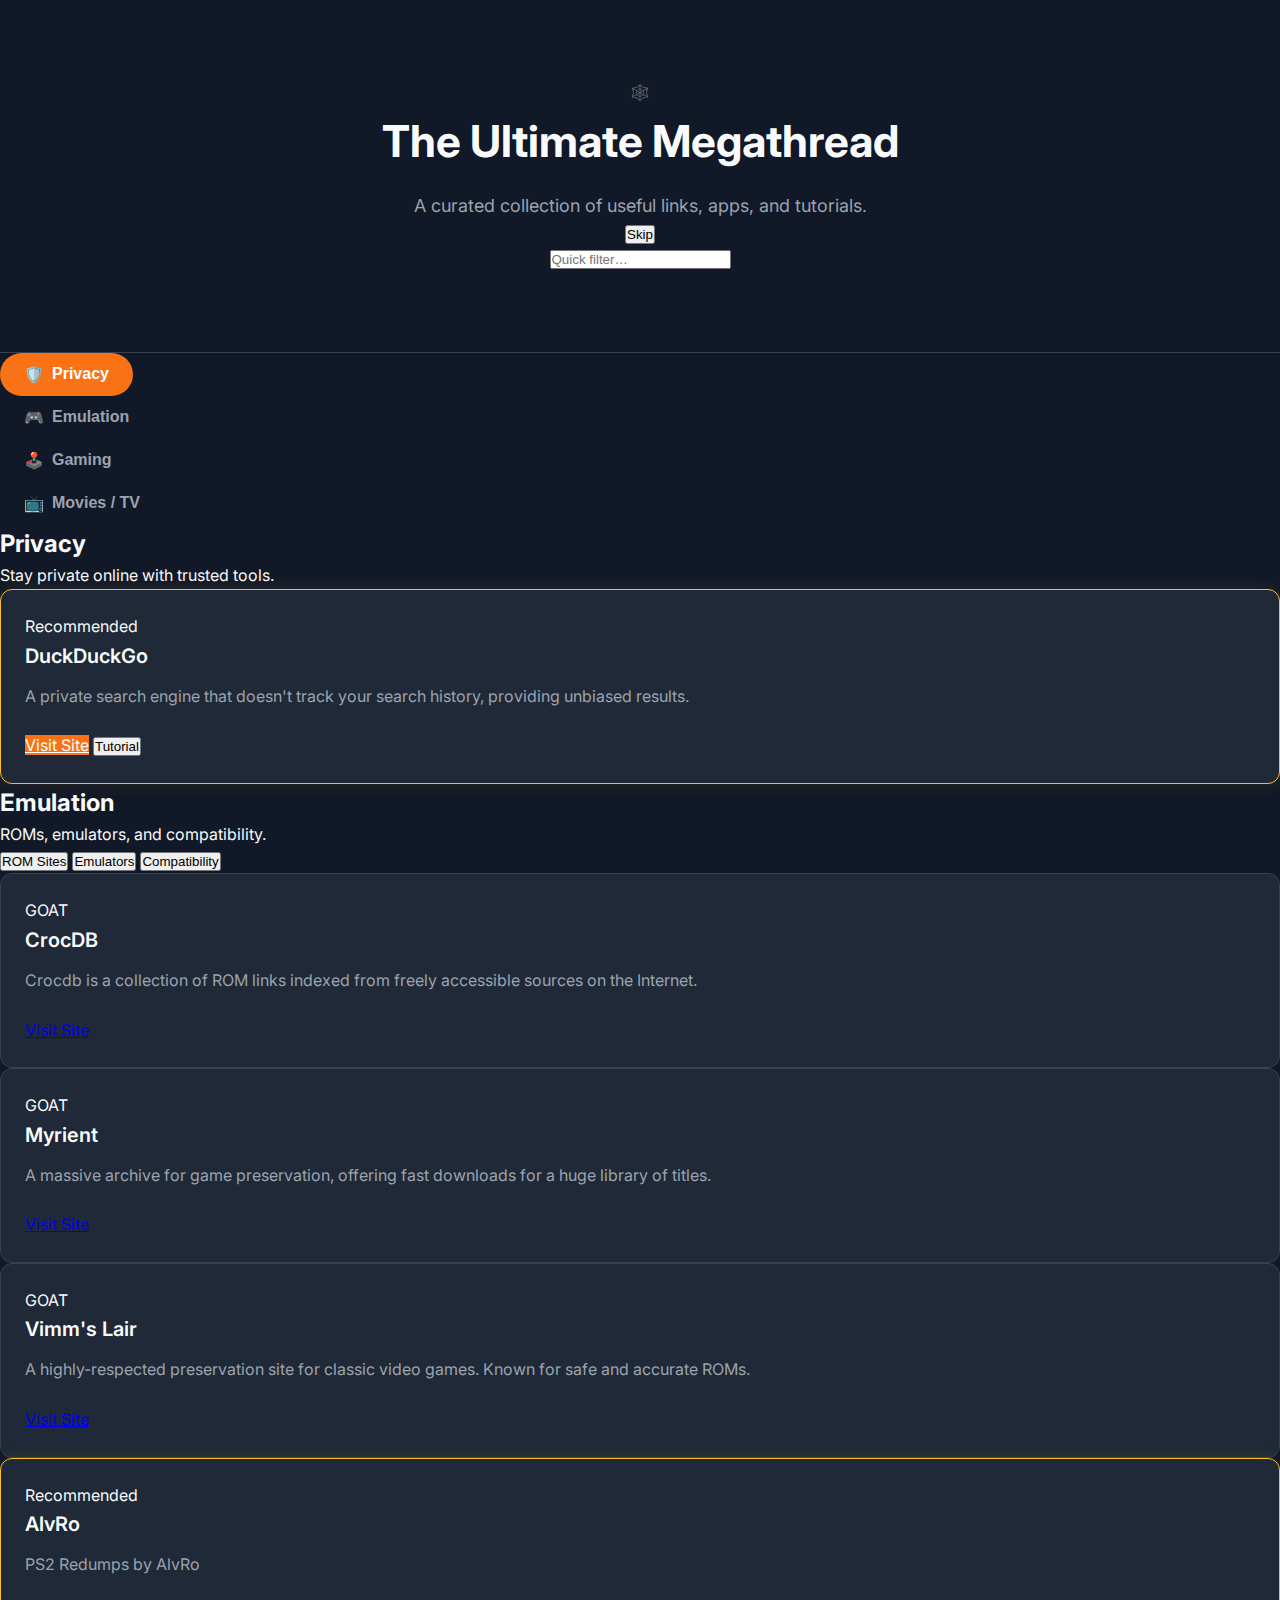
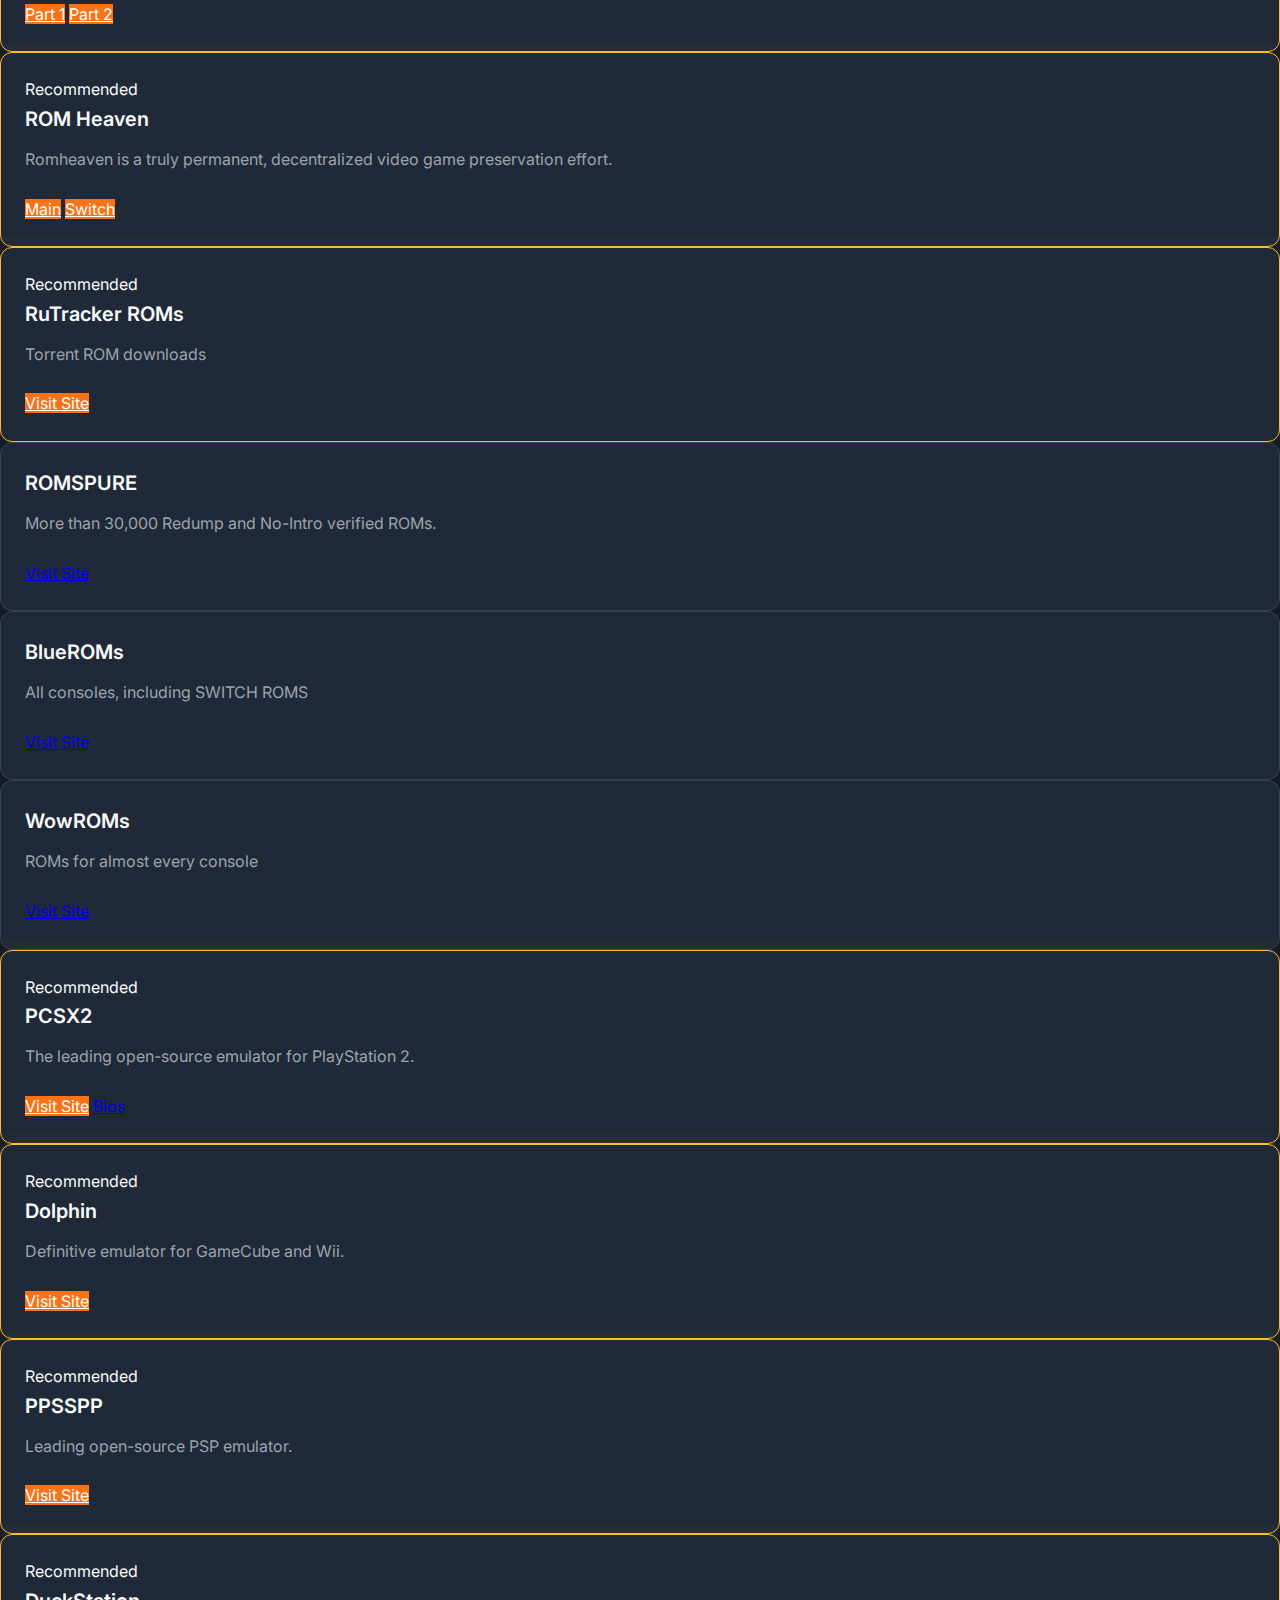
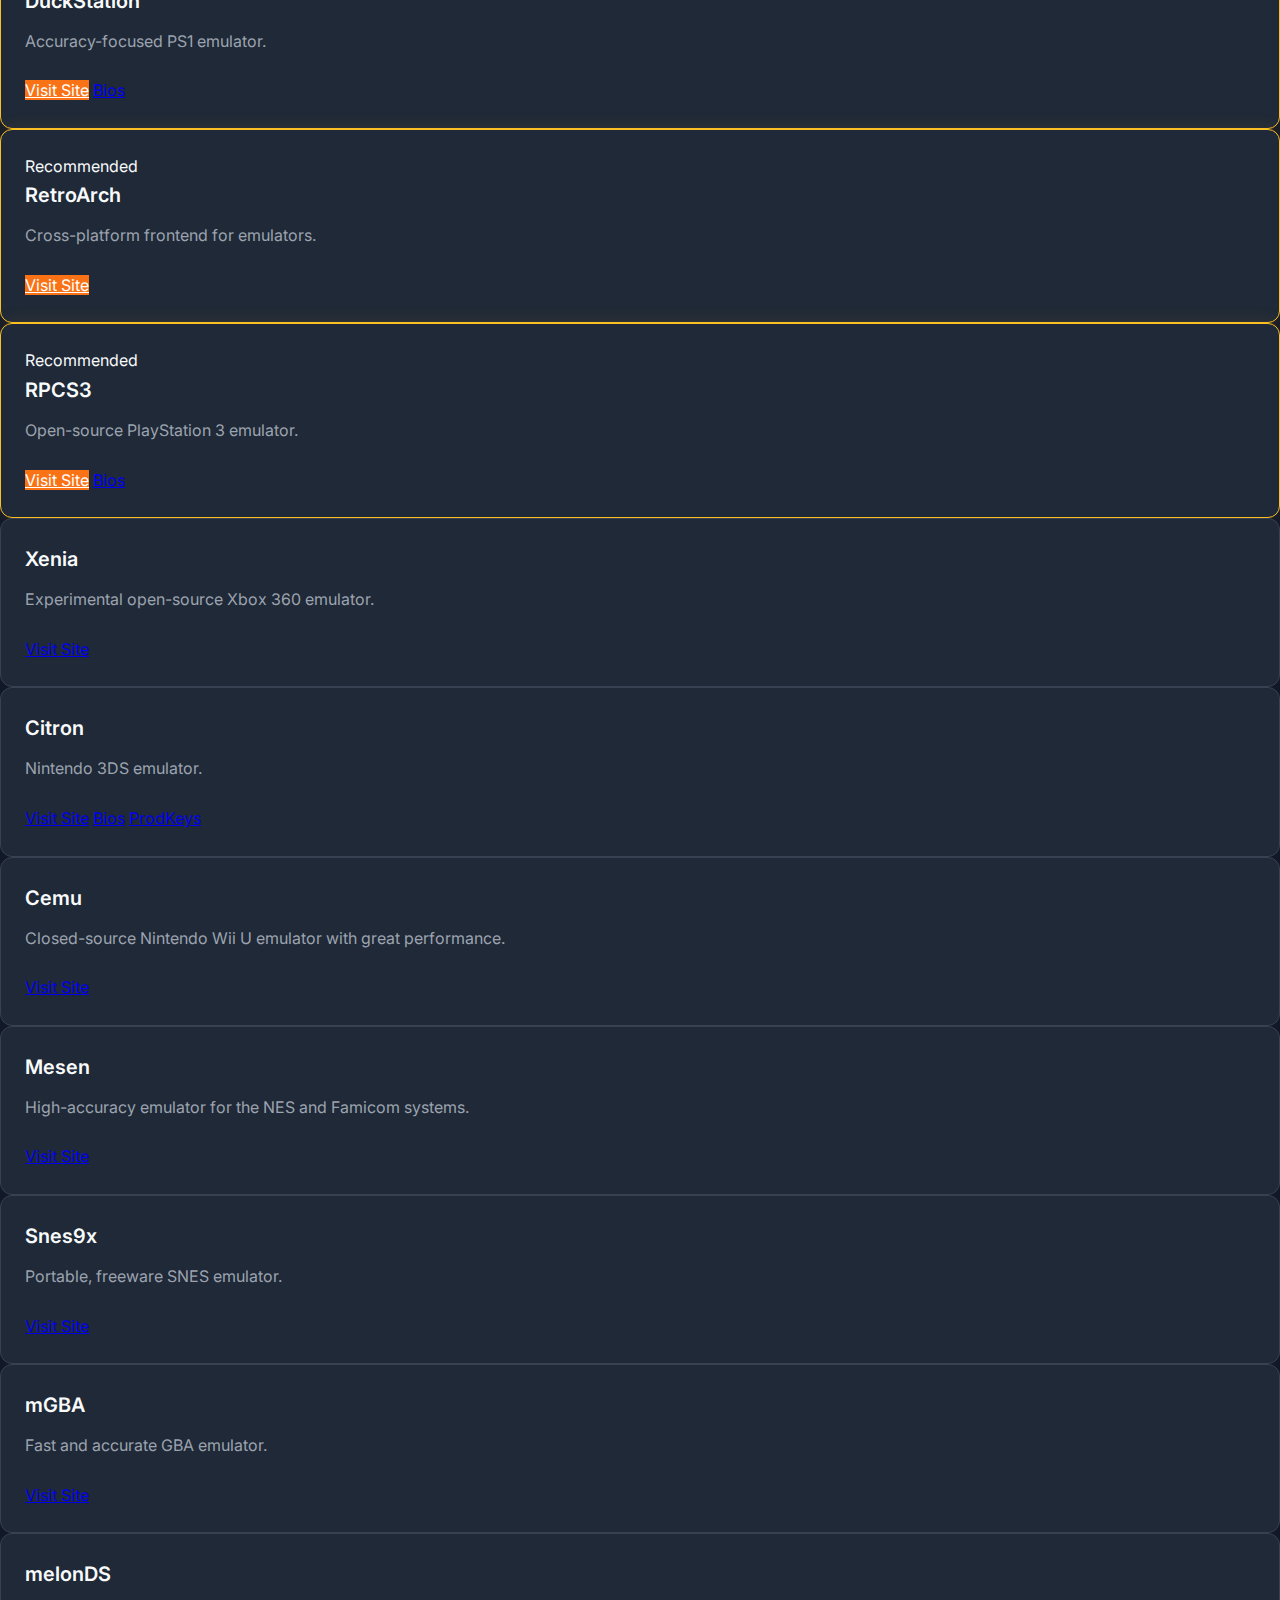
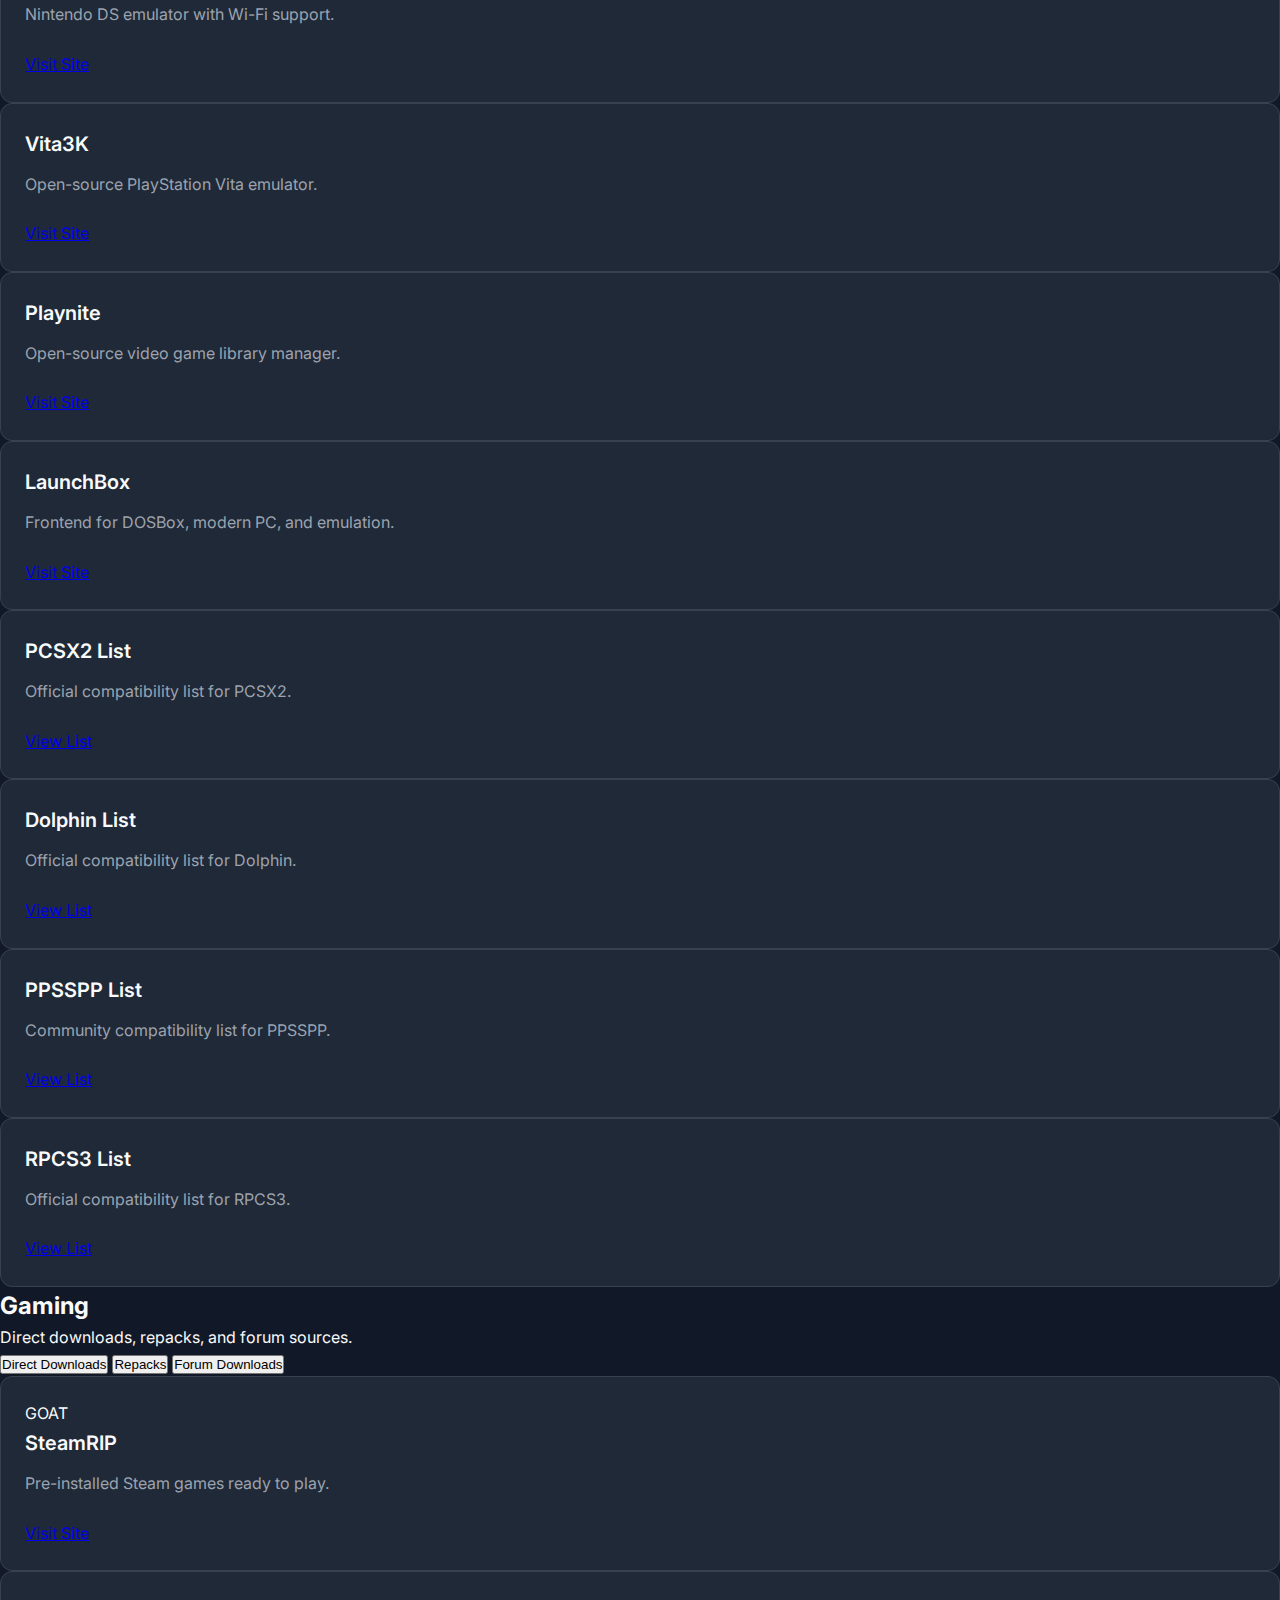
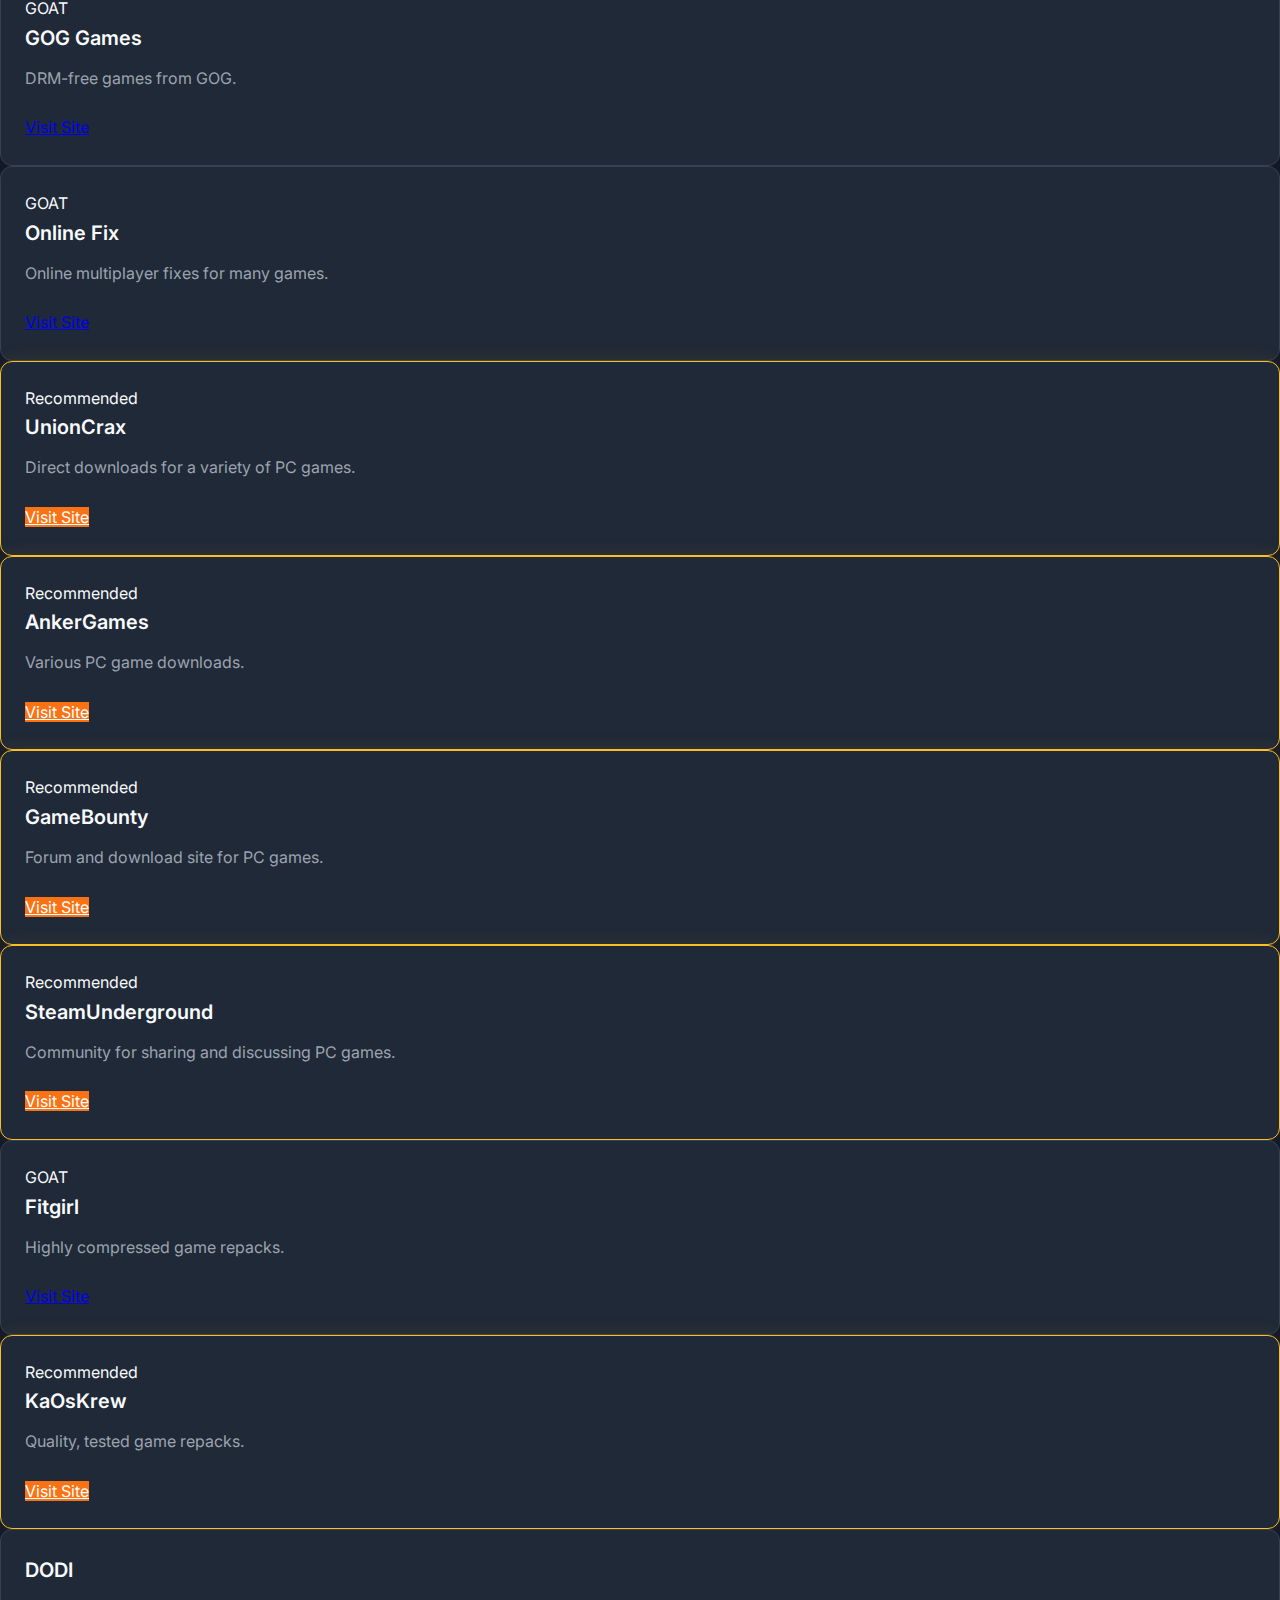
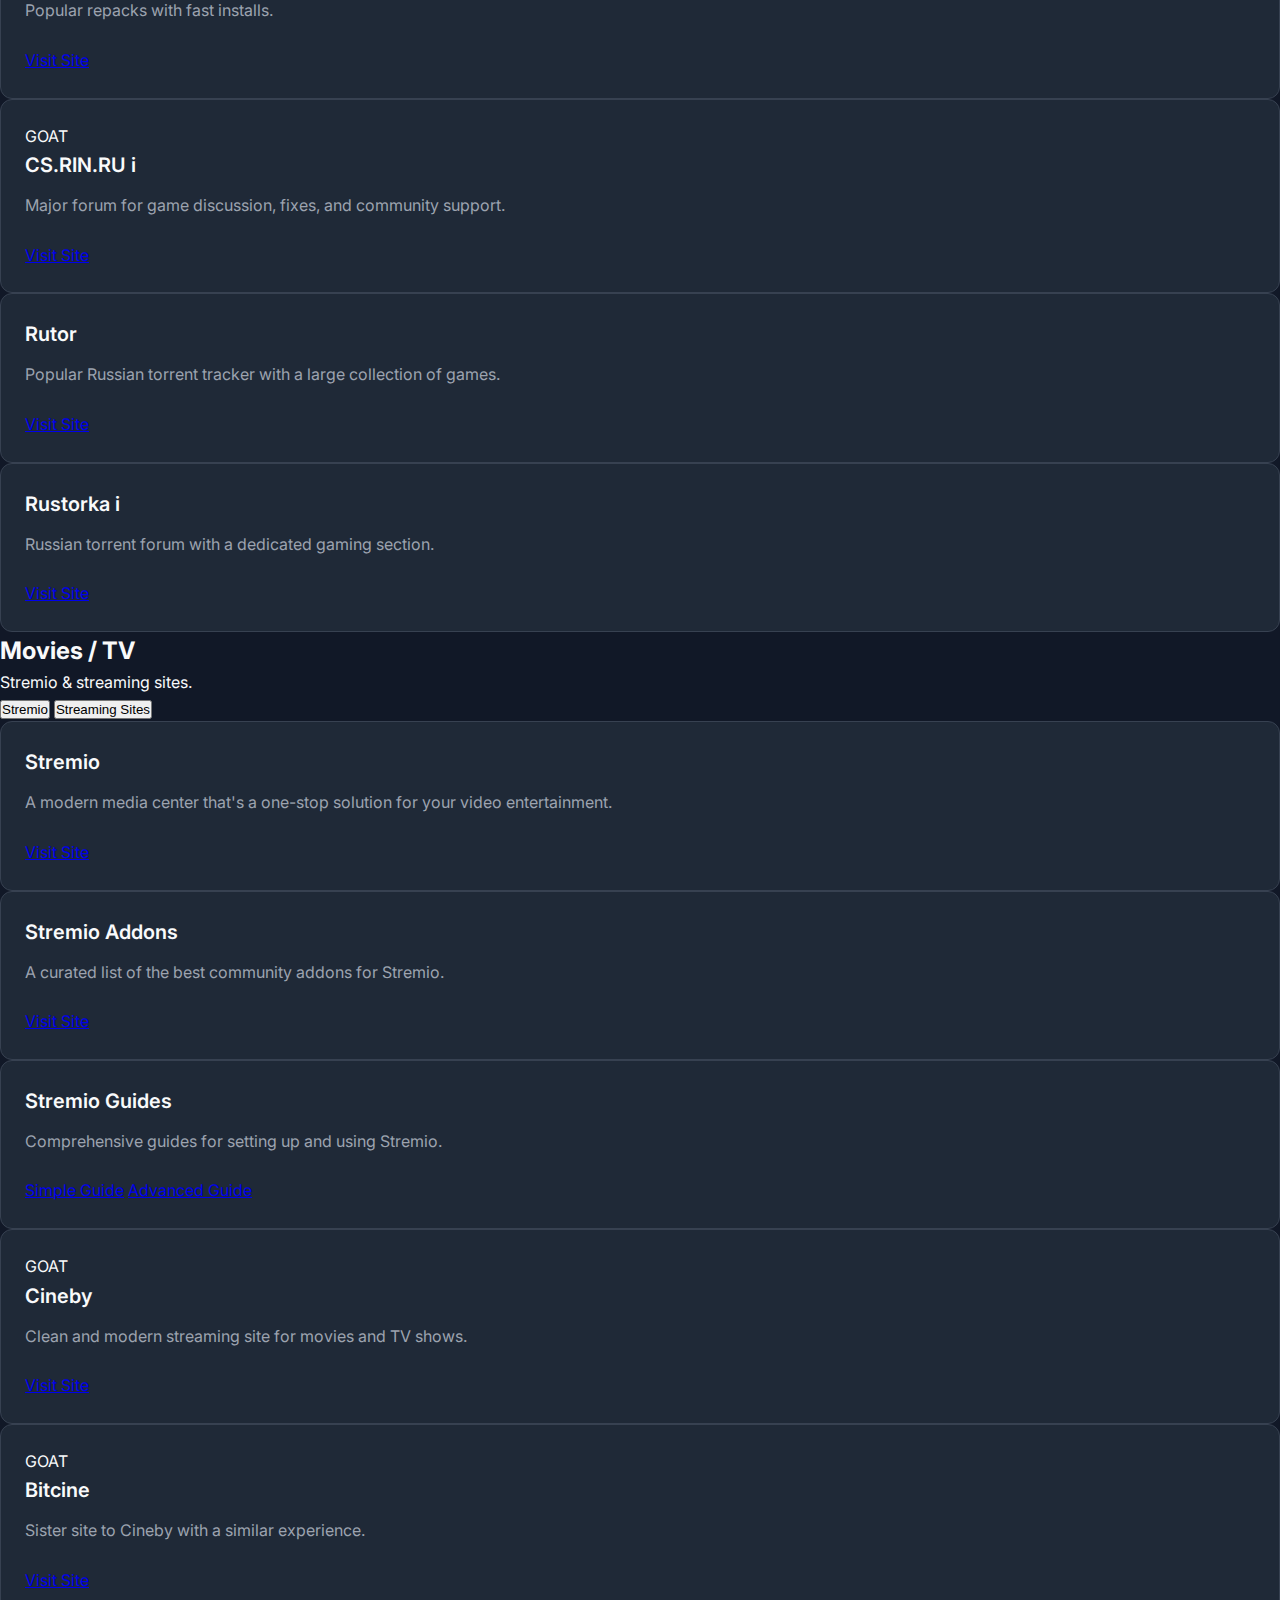
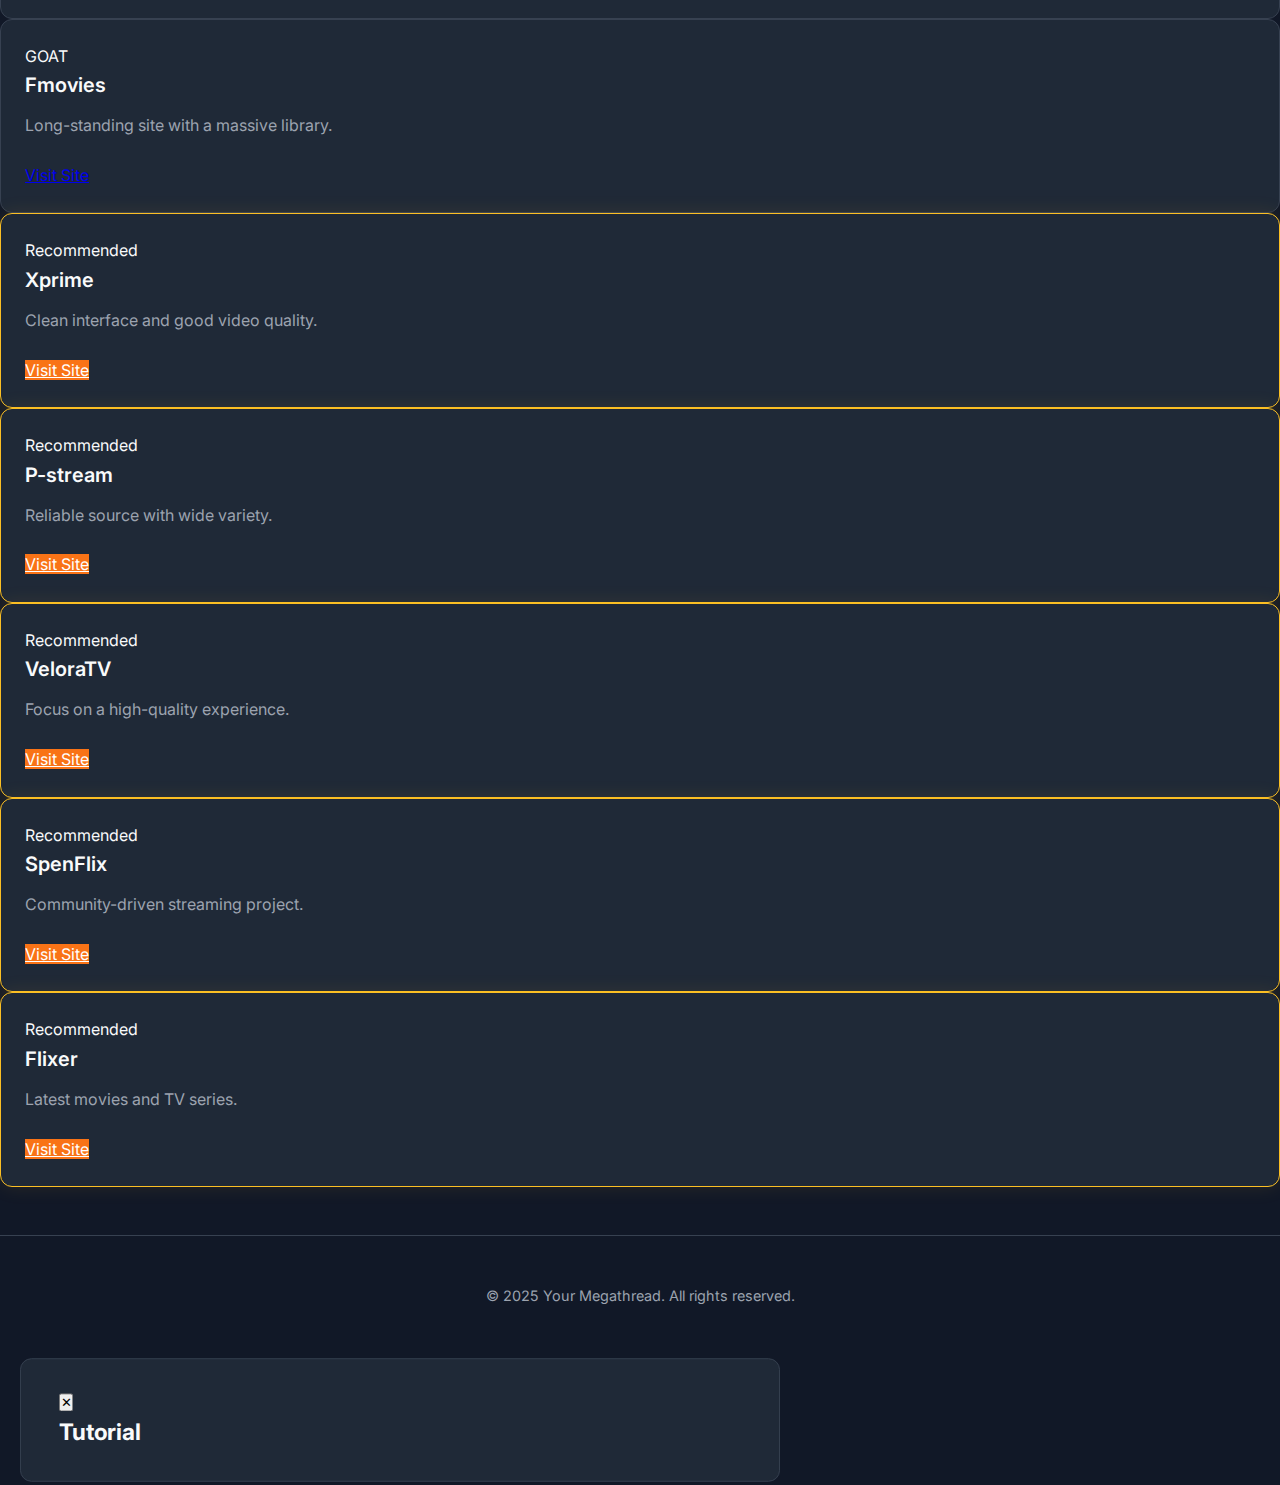
<file: app.html>
<!DOCTYPE html>
<html lang="en">
<head>
  <meta charset="UTF-8" />
  <meta
    name="viewport"
    content="width=device-width, initial-scale=1, viewport-fit=cover"
  />
  <title>The Ultimate Megathread</title>
  <link href="https://fonts.googleapis.com/css2?family=Inter:wght@400;600;700&display=swap" rel="stylesheet" />
  <link rel="stylesheet" href="style.css" />
</head>
<body>
  <!-- App Shell -->
  <header class="app-header" role="banner">
    <div class="header-inner">
      <div class="brand">
        <span class="brand-logo" aria-hidden="true">🕸️</span>
        <h1 class="brand-title">The Ultimate Megathread</h1>
      </div>
      <p class="brand-subtitle">A curated collection of useful links, apps, and tutorials.</p>

      <div class="header-actions">
        <button class="kbd-tip" aria-label="Skip to content" onclick="document.querySelector('#main').focus()">Skip</button>
        <div class="search-wrap" role="search">
          <input id="quick-search" class="search-input" type="search" placeholder="Quick filter…" aria-label="Filter by title" />
        </div>
      </div>
    </div>
  </header>

  <div class="app-layout">
    <!-- Sidebar main tabs -->
    <nav class="sidebar" aria-label="Primary">
      <ul class="main-tabs" role="tablist" aria-orientation="vertical">
        <li>
          <button class="tab-button active" role="tab" aria-selected="true" aria-controls="privacy" data-tab="privacy">
            <span class="icon" aria-hidden="true">🛡️</span> Privacy
          </button>
        </li>
        <li>
          <button class="tab-button" role="tab" aria-selected="false" aria-controls="emulation" data-tab="emulation">
            <span class="icon" aria-hidden="true">🎮</span> Emulation
          </button>
        </li>
        <li>
          <button class="tab-button" role="tab" aria-selected="false" aria-controls="gaming" data-tab="gaming">
            <span class="icon" aria-hidden="true">🕹️</span> Gaming
          </button>
        </li>
        <li>
          <button class="tab-button" role="tab" aria-selected="false" aria-controls="movies-tv" data-tab="movies-tv">
            <span class="icon" aria-hidden="true">📺</span> Movies / TV
          </button>
        </li>
      </ul>
    </nav>

    <!-- Main content -->
    <main id="main" class="content" tabindex="-1">
      <section class="panel active" id="privacy" role="tabpanel" aria-labelledby="privacy">
        <div class="panel-header">
          <h2>Privacy</h2>
          <p class="muted">Stay private online with trusted tools.</p>
        </div>

        <div class="grid">
          <article class="card recommended">
            <span class="badge badge-rec" title="Most trusted by the community">Recommended</span>
            <h3>DuckDuckGo</h3>
            <p>A private search engine that doesn't track your search history, providing unbiased results.</p>
            <div class="card-actions">
              <a href="https://duckduckgo.com" class="btn btn-primary" target="_blank" rel="noopener">Visit Site</a>
              <button class="btn btn-ghost tutorial-button" data-topic="duckduckgo">Tutorial</button>
            </div>
          </article>
        </div>
      </section>

      <section class="panel" id="emulation" role="tabpanel" aria-labelledby="emulation">
        <div class="panel-header">
          <h2>Emulation</h2>
          <p class="muted">ROMs, emulators, and compatibility.</p>
        </div>

        <!-- sub-tabs -->
        <div class="subtabs" role="tablist" aria-label="Emulation subsections">
          <button class="subtab active" role="tab" aria-selected="true" aria-controls="roms" data-subtab="roms">ROM Sites</button>
          <button class="subtab" role="tab" aria-selected="false" aria-controls="emulators" data-subtab="emulators">Emulators</button>
          <button class="subtab" role="tab" aria-selected="false" aria-controls="compatibility" data-subtab="compatibility">Compatibility</button>
        </div>

        <div class="subpanels">
          <!-- ROMS -->
          <div id="roms" class="subpanel active" role="tabpanel">
            <div class="grid">
              <article class="card diamond">
                <span class="badge badge-goat" title="The GOAT of this category">GOAT</span>
                <h3>CrocDB</h3>
                <p>Crocdb is a collection of ROM links indexed from freely accessible sources on the Internet.</p>
                <div class="card-actions"><a href="https://crocdb.net/" class="btn btn-goat" target="_blank" rel="noopener">Visit Site</a></div>
              </article>

              <article class="card diamond">
                <span class="badge badge-goat">GOAT</span>
                <h3>Myrient</h3>
                <p>A massive archive for game preservation, offering fast downloads for a huge library of titles.</p>
                <div class="card-actions"><a href="https://myrient.erista.me/" class="btn btn-goat" target="_blank" rel="noopener">Visit Site</a></div>
              </article>

              <article class="card diamond">
                <span class="badge badge-goat">GOAT</span>
                <h3>Vimm's Lair</h3>
                <p>A highly-respected preservation site for classic video games. Known for safe and accurate ROMs.</p>
                <div class="card-actions"><a href="https://vimm.net/" class="btn btn-goat" target="_blank" rel="noopener">Visit Site</a></div>
              </article>

              <article class="card recommended">
                <span class="badge badge-rec">Recommended</span>
                <h3>AlvRo</h3>
                <p>PS2 Redumps by AlvRo</p>
                <div class="card-actions">
                  <a href="https://archive.org/download/ps2usaredump1" class="btn btn-primary" target="_blank" rel="noopener">Part 1</a>
                  <a href="https://archive.org/download/ps2usaredump1_20200816_1458" class="btn btn-primary" target="_blank" rel="noopener">Part 2</a>
                </div>
              </article>

              <article class="card recommended">
                <span class="badge badge-rec">Recommended</span>
                <h3>ROM Heaven</h3>
                <p>Romheaven is a truly permanent, decentralized video game preservation effort.</p>
                <div class="card-actions">
                  <a href="https://romheaven.com/" class="btn btn-primary" target="_blank" rel="noopener">Main</a>
                  <a href="https://romheaven.com/switch" class="btn btn-primary" target="_blank" rel="noopener">Switch</a>
                </div>
              </article>

              <article class="card recommended">
                <span class="badge badge-rec">Recommended</span>
                <h3>RuTracker ROMs</h3>
                <p>Torrent ROM downloads</p>
                <div class="card-actions"><a href="https://rutracker.org/forum/viewforum.php?f=548" class="btn btn-primary" target="_blank" rel="noopener">Visit Site</a></div>
              </article>

              <article class="card">
                <h3>ROMSPURE</h3>
                <p>More than 30,000 Redump and No-Intro verified ROMs.</p>
                <div class="card-actions"><a href="https://romspure.cc/" class="btn" target="_blank" rel="noopener">Visit Site</a></div>
              </article>

              <article class="card">
                <h3>BlueROMs</h3>
                <p>All consoles, including SWITCH ROMS</p>
                <div class="card-actions"><a href="https://www.blueroms.ws/" class="btn" target="_blank" rel="noopener">Visit Site</a></div>
              </article>

              <article class="card">
                <h3>WowROMs</h3>
                <p>ROMs for almost every console</p>
                <div class="card-actions"><a href="https://wowroms.com/en" class="btn" target="_blank" rel="noopener">Visit Site</a></div>
              </article>
            </div>
          </div>

          <!-- EMULATORS -->
          <div id="emulators" class="subpanel" role="tabpanel">
            <div class="grid">
              <article class="card recommended">
                <span class="badge badge-rec">Recommended</span>
                <h3>PCSX2</h3>
                <p>The leading open-source emulator for PlayStation 2.</p>
                <div class="card-actions">
                  <a href="https://pcsx2.net/" class="btn btn-primary" target="_blank" rel="noopener">Visit Site</a>
                  <a href="https://archive.org/download/ps2-bios-megadump/PS2_BIOS.zip" class="btn btn-ghost" target="_blank" rel="noopener">Bios</a>
                </div>
              </article>

              <article class="card recommended">
                <span class="badge badge-rec">Recommended</span>
                <h3>Dolphin</h3>
                <p>Definitive emulator for GameCube and Wii.</p>
                <div class="card-actions"><a href="https://dolphin-emu.org/" class="btn btn-primary" target="_blank" rel="noopener">Visit Site</a></div>
              </article>

              <article class="card recommended">
                <span class="badge badge-rec">Recommended</span>
                <h3>PPSSPP</h3>
                <p>Leading open-source PSP emulator.</p>
                <div class="card-actions"><a href="https://www.ppsspp.org/" class="btn btn-primary" target="_blank" rel="noopener">Visit Site</a></div>
              </article>

              <article class="card recommended">
                <span class="badge badge-rec">Recommended</span>
                <h3>DuckStation</h3>
                <p>Accuracy-focused PS1 emulator.</p>
                <div class="card-actions">
                  <a href="https://www.duckstation.org/" class="btn btn-primary" target="_blank" rel="noopener">Visit Site</a>
                  <a href="https://download2444.mediafire.com/ywkyh8el8pugTi8r338-l68atpFIrQyhWep8fLYTVUI9AmkQVnnm-mv7XiwKY-zXzw8AdOwR8hUIf92FRN9v9WZYhIiSZyr4WLl4qilCjnDOSydb9FCQT5UhxHfRKw97TozAUPwZiJ0LIAHDqCruiXaJgFVrLkor5Evadgj0w8dgXe0/s11dvh2snfrmy29/PS1_BIOS.zip" class="btn btn-ghost" target="_blank" rel="noopener">Bios</a>
                </div>
              </article>

              <article class="card recommended">
                <span class="badge badge-rec">Recommended</span>
                <h3>RetroArch</h3>
                <p>Cross-platform frontend for emulators.</p>
                <div class="card-actions"><a href="https://www.retroarch.com/" class="btn btn-primary" target="_blank" rel="noopener">Visit Site</a></div>
              </article>

              <article class="card recommended">
                <span class="badge badge-rec">Recommended</span>
                <h3>RPCS3</h3>
                <p>Open-source PlayStation 3 emulator.</p>
                <div class="card-actions">
                  <a href="https://rpcs3.net/" class="btn btn-primary" target="_blank" rel="noopener">Visit Site</a>
                  <a href="http://dus01.ps3.update.playstation.net/update/ps3/image/us/2025_0305_c179ad173bbc08b55431d30947725a4b/PS3UPDAT.PUP" class="btn btn-ghost" target="_blank" rel="noopener">Bios</a>
                </div>
              </article>

              <article class="card">
                <h3>Xenia</h3>
                <p>Experimental open-source Xbox 360 emulator.</p>
                <div class="card-actions"><a href="https://xenia.jp/" class="btn" target="_blank" rel="noopener">Visit Site</a></div>
              </article>

              <article class="card">
                <h3>Citron</h3>
                <p>Nintendo 3DS emulator.</p>
                <div class="card-actions">
                  <a href="https://citra-emu.org/" class="btn" target="_blank" rel="noopener">Visit Site</a>
                  <a href="#" class="btn btn-ghost">Bios</a>
                  <a href="#" class="btn btn-ghost">ProdKeys</a>
                </div>
              </article>

              <article class="card">
                <h3>Cemu</h3>
                <p>Closed-source Nintendo Wii U emulator with great performance.</p>
                <div class="card-actions"><a href="https://cemu.info/" class="btn" target="_blank" rel="noopener">Visit Site</a></div>
              </article>

              <article class="card">
                <h3>Mesen</h3>
                <p>High-accuracy emulator for the NES and Famicom systems.</p>
                <div class="card-actions"><a href="https://www.mesen.ca/" class="btn" target="_blank" rel="noopener">Visit Site</a></div>
              </article>

              <article class="card">
                <h3>Snes9x</h3>
                <p>Portable, freeware SNES emulator.</p>
                <div class="card-actions"><a href="https://www.snes9x.com/" class="btn" target="_blank" rel="noopener">Visit Site</a></div>
              </article>

              <article class="card">
                <h3>mGBA</h3>
                <p>Fast and accurate GBA emulator.</p>
                <div class="card-actions"><a href="https://mgba.io/" class="btn" target="_blank" rel="noopener">Visit Site</a></div>
              </article>

              <article class="card">
                <h3>melonDS</h3>
                <p>Nintendo DS emulator with Wi-Fi support.</p>
                <div class="card-actions"><a href="http://melonds.kuribo64.net/" class="btn" target="_blank" rel="noopener">Visit Site</a></div>
              </article>

              <article class="card">
                <h3>Vita3K</h3>
                <p>Open-source PlayStation Vita emulator.</p>
                <div class="card-actions"><a href="https://vita3k.org/" class="btn" target="_blank" rel="noopener">Visit Site</a></div>
              </article>

              <article class="card">
                <h3>Playnite</h3>
                <p>Open-source video game library manager.</p>
                <div class="card-actions"><a href="https://playnite.link/" class="btn" target="_blank" rel="noopener">Visit Site</a></div>
              </article>

              <article class="card">
                <h3>LaunchBox</h3>
                <p>Frontend for DOSBox, modern PC, and emulation.</p>
                <div class="card-actions"><a href="https://www.launchbox-app.com/" class="btn" target="_blank" rel="noopener">Visit Site</a></div>
              </article>
            </div>
          </div>

          <!-- COMPATIBILITY -->
          <div id="compatibility" class="subpanel" role="tabpanel">
            <div class="grid">
              <article class="card">
                <h3>PCSX2 List</h3>
                <p>Official compatibility list for PCSX2.</p>
                <div class="card-actions"><a href="https://pcsx2.net/compat/" class="btn" target="_blank" rel="noopener">View List</a></div>
              </article>

              <article class="card">
                <h3>Dolphin List</h3>
                <p>Official compatibility list for Dolphin.</p>
                <div class="card-actions"><a href="https://dolphin-emu.org/compat/" class="btn" target="_blank" rel="noopener">View List</a></div>
              </article>

              <article class="card">
                <h3>PPSSPP List</h3>
                <p>Community compatibility list for PPSSPP.</p>
                <div class="card-actions"><a href="https://forums.ppsspp.org/showthread.php?tid=1473" class="btn" target="_blank" rel="noopener">View List</a></div>
              </article>

              <article class="card">
                <h3>RPCS3 List</h3>
                <p>Official compatibility list for RPCS3.</p>
                <div class="card-actions"><a href="https://rpcs3.net/compatibility?p=2" class="btn" target="_blank" rel="noopener">View List</a></div>
              </article>
            </div>
          </div>
        </div>
      </section>

      <section class="panel" id="gaming" role="tabpanel" aria-labelledby="gaming">
        <div class="panel-header">
          <h2>Gaming</h2>
          <p class="muted">Direct downloads, repacks, and forum sources.</p>
        </div>

        <div class="subtabs" role="tablist" aria-label="Gaming subsections">
          <button class="subtab active" role="tab" aria-selected="true" aria-controls="direct-downloads" data-subtab="direct-downloads">Direct Downloads</button>
          <button class="subtab" role="tab" aria-selected="false" aria-controls="repacks" data-subtab="repacks">Repacks</button>
          <button class="subtab" role="tab" aria-selected="false" aria-controls="forum-downloads" data-subtab="forum-downloads">Forum Downloads</button>
        </div>

        <div class="subpanels">
          <div id="direct-downloads" class="subpanel active" role="tabpanel">
            <div class="grid">
              <article class="card diamond">
                <span class="badge badge-goat">GOAT</span>
                <h3>SteamRIP</h3>
                <p>Pre-installed Steam games ready to play.</p>
                <div class="card-actions"><a href="https://steamrip.com/" class="btn btn-goat" target="_blank" rel="noopener">Visit Site</a></div>
              </article>

              <article class="card diamond">
                <span class="badge badge-goat">GOAT</span>
                <h3>GOG Games</h3>
                <p>DRM-free games from GOG.</p>
                <div class="card-actions"><a href="https://gog-games.to/" class="btn btn-goat" target="_blank" rel="noopener">Visit Site</a></div>
              </article>

              <article class="card diamond">
                <span class="badge badge-goat">GOAT</span>
                <h3>Online Fix</h3>
                <p>Online multiplayer fixes for many games.</p>
                <div class="card-actions"><a href="https://online-fix.me/" class="btn btn-goat" target="_blank" rel="noopener">Visit Site</a></div>
              </article>

              <article class="card recommended">
                <span class="badge badge-rec">Recommended</span>
                <h3>UnionCrax</h3>
                <p>Direct downloads for a variety of PC games.</p>
                <div class="card-actions"><a href="https://union-crax.xyz/" class="btn btn-primary" target="_blank" rel="noopener">Visit Site</a></div>
              </article>

              <article class="card recommended">
                <span class="badge badge-rec">Recommended</span>
                <h3>AnkerGames</h3>
                <p>Various PC game downloads.</p>
                <div class="card-actions"><a href="https://ankergames.net/" class="btn btn-primary" target="_blank" rel="noopener">Visit Site</a></div>
              </article>

              <article class="card recommended">
                <span class="badge badge-rec">Recommended</span>
                <h3>GameBounty</h3>
                <p>Forum and download site for PC games.</p>
                <div class="card-actions"><a href="https://gamebounty.world/" class="btn btn-primary" target="_blank" rel="noopener">Visit Site</a></div>
              </article>

              <article class="card recommended">
                <span class="badge badge-rec">Recommended</span>
                <h3>SteamUnderground</h3>
                <p>Community for sharing and discussing PC games.</p>
                <div class="card-actions"><a href="https://steamunderground.net/" class="btn btn-primary" target="_blank" rel="noopener">Visit Site</a></div>
              </article>
            </div>
          </div>

          <div id="repacks" class="subpanel" role="tabpanel">
            <div class="grid">
              <article class="card diamond">
                <span class="badge badge-goat">GOAT</span>
                <h3>Fitgirl</h3>
                <p>Highly compressed game repacks.</p>
                <div class="card-actions"><a href="https://fitgirl-repacks.site/" class="btn btn-goat" target="_blank" rel="noopener">Visit Site</a></div>
              </article>

              <article class="card recommended">
                <span class="badge badge-rec">Recommended</span>
                <h3>KaOsKrew</h3>
                <p>Quality, tested game repacks.</p>
                <div class="card-actions"><a href="https://kaoskrew.org" class="btn btn-primary" target="_blank" rel="noopener">Visit Site</a></div>
              </article>

              <article class="card">
                <h3>DODI</h3>
                <p>Popular repacks with fast installs.</p>
                <div class="card-actions"><a href="https://dodi-repacks.site/" class="btn" target="_blank" rel="noopener">Visit Site</a></div>
              </article>
            </div>
          </div>

          <div id="forum-downloads" class="subpanel" role="tabpanel">
            <div class="grid">
              <article class="card diamond">
                <span class="badge badge-goat">GOAT</span>
                <h3>CS.RIN.RU <span class="info-pill" title="Sign in required">i</span></h3>
                <p>Major forum for game discussion, fixes, and community support.</p>
                <div class="card-actions"><a href="https://cs.rin.ru/forum/" class="btn btn-goat" target="_blank" rel="noopener">Visit Site</a></div>
              </article>

              <article class="card">
                <h3>Rutor</h3>
                <p>Popular Russian torrent tracker with a large collection of games.</p>
                <div class="card-actions"><a href="https://rutor.info/" class="btn" target="_blank" rel="noopener">Visit Site</a></div>
              </article>

              <article class="card">
                <h3>Rustorka <span class="info-pill" title="Sign in required">i</span></h3>
                <p>Russian torrent forum with a dedicated gaming section.</p>
                <div class="card-actions"><a href="https://rustorka.com/forum/index.php" class="btn" target="_blank" rel="noopener">Visit Site</a></div>
              </article>
            </div>
          </div>
        </div>
      </section>

      <section class="panel" id="movies-tv" role="tabpanel" aria-labelledby="movies-tv">
        <div class="panel-header">
          <h2>Movies / TV</h2>
          <p class="muted">Stremio & streaming sites.</p>
        </div>

        <div class="subtabs" role="tablist" aria-label="Movies/TV subsections">
          <button class="subtab active" role="tab" aria-selected="true" aria-controls="stremio" data-subtab="stremio">Stremio</button>
          <button class="subtab" role="tab" aria-selected="false" aria-controls="streaming-sites" data-subtab="streaming-sites">Streaming Sites</button>
        </div>

        <div class="subpanels">
          <div id="stremio" class="subpanel active" role="tabpanel">
            <div class="grid">
              <article class="card">
                <h3>Stremio</h3>
                <p>A modern media center that's a one-stop solution for your video entertainment.</p>
                <div class="card-actions"><a href="https://www.stremio.com/" class="btn" target="_blank" rel="noopener">Visit Site</a></div>
              </article>

              <article class="card">
                <h3>Stremio Addons</h3>
                <p>A curated list of the best community addons for Stremio.</p>
                <div class="card-actions"><a href="https://stremio-addons.net/" class="btn" target="_blank" rel="noopener">Visit Site</a></div>
              </article>

              <article class="card">
                <h3>Stremio Guides</h3>
                <p>Comprehensive guides for setting up and using Stremio.</p>
                <div class="card-actions">
                  <a href="https://bye.undi.rest/" class="btn" target="_blank" rel="noopener">Simple Guide</a>
                  <a href="https://guides.viren070.me/stremio" class="btn btn-ghost" target="_blank" rel="noopener">Advanced Guide</a>
                </div>
              </article>
            </div>
          </div>

          <div id="streaming-sites" class="subpanel" role="tabpanel">
            <div class="grid">
              <article class="card diamond">
                <span class="badge badge-goat">GOAT</span>
                <h3>Cineby</h3>
                <p>Clean and modern streaming site for movies and TV shows.</p>
                <div class="card-actions"><a href="https://www.cineby.app/" class="btn btn-goat" target="_blank" rel="noopener">Visit Site</a></div>
              </article>

              <article class="card diamond">
                <span class="badge badge-goat">GOAT</span>
                <h3>Bitcine</h3>
                <p>Sister site to Cineby with a similar experience.</p>
                <div class="card-actions"><a href="https://www.bitcine.app/" class="btn btn-goat" target="_blank" rel="noopener">Visit Site</a></div>
              </article>

              <article class="card diamond">
                <span class="badge badge-goat">GOAT</span>
                <h3>Fmovies</h3>
                <p>Long-standing site with a massive library.</p>
                <div class="card-actions"><a href="https://www.fmovies.gd/home" class="btn btn-goat" target="_blank" rel="noopener">Visit Site</a></div>
              </article>

              <article class="card recommended">
                <span class="badge badge-rec">Recommended</span>
                <h3>Xprime</h3>
                <p>Clean interface and good video quality.</p>
                <div class="card-actions"><a href="https://xprime.tv/" class="btn btn-primary" target="_blank" rel="noopener">Visit Site</a></div>
              </article>

              <article class="card recommended">
                <span class="badge badge-rec">Recommended</span>
                <h3>P-stream</h3>
                <p>Reliable source with wide variety.</p>
                <div class="card-actions"><a href="https://pstream.mov/" class="btn btn-primary" target="_blank" rel="noopener">Visit Site</a></div>
              </article>

              <article class="card recommended">
                <span class="badge badge-rec">Recommended</span>
                <h3>VeloraTV</h3>
                <p>Focus on a high-quality experience.</p>
                <div class="card-actions"><a href="https://veloratv.ru/" class="btn btn-primary" target="_blank" rel="noopener">Visit Site</a></div>
              </article>

              <article class="card recommended">
                <span class="badge badge-rec">Recommended</span>
                <h3>SpenFlix</h3>
                <p>Community-driven streaming project.</p>
                <div class="card-actions"><a href="https://watch.spencerdevs.xyz/" class="btn btn-primary" target="_blank" rel="noopener">Visit Site</a></div>
              </article>

              <article class="card recommended">
                <span class="badge badge-rec">Recommended</span>
                <h3>Flixer</h3>
                <p>Latest movies and TV series.</p>
                <div class="card-actions"><a href="https://flixer.sh/" class="btn btn-primary" target="_blank" rel="noopener">Visit Site</a></div>
              </article>
            </div>
          </div>
        </div>
      </section>

      <footer class="app-footer" role="contentinfo">
        <p>© 2025 Your Megathread. All rights reserved.</p>
      </footer>
    </main>
  </div>

  <!-- Modal -->
  <div id="tutorial-modal" class="modal" aria-hidden="true" aria-labelledby="tutorial-title" role="dialog">
    <div class="modal-backdrop" data-close></div>
    <div class="modal-content" role="document">
      <button id="modal-close" class="btn btn-icon close" aria-label="Close tutorial" data-close>✕</button>
      <h2 id="tutorial-title" class="modal-title">Tutorial</h2>
      <div id="tutorial-content" class="modal-body"></div>
    </div>
  </div>

  <script>
    // --- Global filter (client-side fuzzy-ish search by card title) ---
    const searchInput = document.getElementById('quick-search');
    searchInput?.addEventListener('input', () => {
      const q = searchInput.value.trim().toLowerCase();
      document.querySelectorAll('.card').forEach(card => {
        const title = card.querySelector('h3')?.textContent.toLowerCase() || '';
        card.style.display = title.includes(q) ? '' : 'none';
      });
    });

    // --- Main Tabs (sidebar) ---
    const mainTabs = document.querySelectorAll('.sidebar .tab-button');
    const panels = document.querySelectorAll('.content .panel');
    mainTabs.forEach(btn => {
      btn.addEventListener('click', () => {
        mainTabs.forEach(b => {
          b.classList.remove('active');
          b.setAttribute('aria-selected', 'false');
        });
        btn.classList.add('active');
        btn.setAttribute('aria-selected', 'true');

        const id = btn.dataset.tab;
        panels.forEach(p => p.classList.toggle('active', p.id === id));
      });
    });

    // --- Subtabs (per section) ---
    document.querySelectorAll('.panel').forEach(section => {
      const subtabs = section.querySelectorAll('.subtabs .subtab');
      const subpanels = section.querySelectorAll('.subpanels .subpanel');
      subtabs.forEach(sub => {
        sub.addEventListener('click', () => {
          subtabs.forEach(s => {
            s.classList.remove('active');
            s.setAttribute('aria-selected', 'false');
          });
          sub.classList.add('active');
          sub.setAttribute('aria-selected', 'true');

          const subId = sub.dataset.subtab;
          subpanels.forEach(sp => sp.classList.toggle('active', sp.id === subId));
        });
      });
    });

    // --- MODAL ---
    const modal = document.getElementById('tutorial-modal');
    const modalTitle = document.getElementById('tutorial-title');
    const modalBody = document.getElementById('tutorial-content');

    const openModal = (topic) => {
      const content = getTutorialContent(topic);
      modalTitle.textContent = content?.title ?? 'Tutorial Not Found';
      modalBody.innerHTML = content?.body ?? '<p>Sorry, we could not find a tutorial for this topic.</p>';
      modal.setAttribute('aria-hidden', 'false');
      document.documentElement.classList.add('no-scroll');
    };

    const closeModal = () => {
      modal.setAttribute('aria-hidden', 'true');
      document.documentElement.classList.remove('no-scroll');
    };

    document.body.addEventListener('click', (e) => {
      const t = e.target;
      if (t.matches('.tutorial-button')) openModal(t.getAttribute('data-topic'));
      if (t.matches('[data-close]')) closeModal();
    });
    modal.addEventListener('click', (e) => {
      if (e.target.classList.contains('modal-backdrop')) closeModal();
    });
    document.addEventListener('keydown', (e) => { if (e.key === 'Escape') closeModal(); });

    function getTutorialContent(topic) {
      switch (topic) {
        case 'duckduckgo':
          return {
            title: 'How to Set DuckDuckGo as Your Default Search Engine',
            body: `
              <div class="tutorial-body">
                <h3>Google Chrome</h3>
                <ol>
                  <li>Go to Settings &gt; Search Engine.</li>
                  <li>Select \"DuckDuckGo\" as your default.</li>
                </ol>
                <h3>Mozilla Firefox</h3>
                <ol>
                  <li>Go to Settings &gt; Search.</li>
                  <li>Choose \"DuckDuckGo\" under Default Search Engine.</li>
                </ol>
              </div>
            `
          };
        default:
          return null;
      }
    }
  </script>
</body>
</html>
</file>
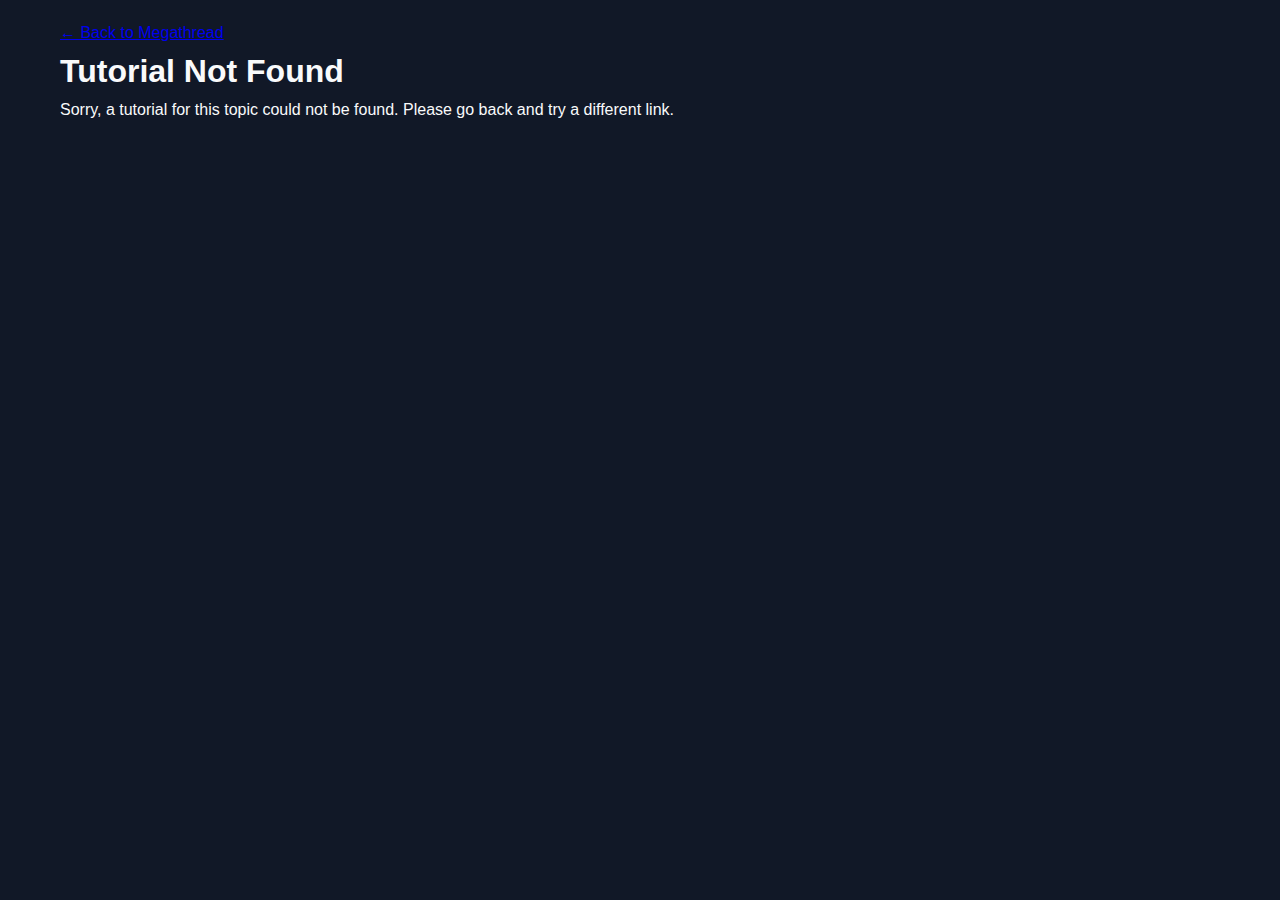
<file: tutorial.html>
<!DOCTYPE html>
<html lang="en">
<head>
    <meta charset="UTF-8">
    <meta name="viewport" content="width=device-width, initial-scale=1.0">
    <title>Tutorial</title>
    <link rel="stylesheet" href="style.css">
    <link href="https://fonts.googleapis.com/css2?family=Roboto:wght@400;500;700&display=swap" rel="stylesheet">
</head>
<body>

    <main class="container">
        <a href="index.html" class="back-link">&larr; Back to Megathread</a>
        
        <div class="tutorial-container">
            <h1 id="tutorial-title">Loading...</h1>
            <div id="tutorial-content">
                <p>Please wait while the tutorial content is loaded.</p>
            </div>
        </div>
    </main>

    <script>
        // This script reads the 'topic' from the URL and displays the correct tutorial.
        window.onload = function() {
            const params = new URLSearchParams(window.location.search);
            const topic = params.get('topic'); // Gets the topic like "duckduckgo" from the URL

            const titleElement = document.getElementById('tutorial-title');
            const contentElement = document.getElementById('tutorial-content');

            // --- HOW TO ADD A NEW TUTORIAL ---
            // 1. Copy one of the "case" blocks below.
            // 2. Change the case name to match the link in index.html (e.g., case 'new-app':)
            // 3. Change the title and content inside the block.
            switch (topic) {
                case 'duckduckgo':
                    titleElement.textContent = 'How to Set DuckDuckGo as Your Default Search Engine';
                    contentElement.innerHTML = `
                        <p>Setting DuckDuckGo as your default search engine is a great step for privacy. Here are the steps for major browsers:</p>
                        <h3>Google Chrome</h3>
                        <ol>
                            <li>Go to Settings > Search Engine.</li>
                            <li>Find "Search engine used in the address bar" and select "DuckDuckGo" from the dropdown.</li>
                        </ol>
                        <h3>Mozilla Firefox</h3>
                        <ol>
                            <li>Go to Settings > Search.</li>
                            <li>Under "Default Search Engine," choose "DuckDuckGo" from the list.</li>
                        </ol>
                        <p>That's it! Your searches will now be private.</p>
                    `;
                    break;
                
                // Add your next tutorial case here
                // case 'some-other-app':
                //     titleElement.textContent = 'Title for Some Other App';
                //     contentElement.innerHTML = '<p>Your tutorial steps go here.</p>';
                //     break;

                default:
                    titleElement.textContent = 'Tutorial Not Found';
                    contentElement.innerHTML = '<p>Sorry, a tutorial for this topic could not be found. Please go back and try a different link.</p>';
            }
        };
    </script>

</body>
</html>
</file>
<file: style.css>
/* --- HALLOWEEN THEME REFRESH --- */

/* --- Color Palette & Root Variables --- */
:root {
    --bg-primary: #111827;      /* Dark Blue-Gray Background */
    --bg-secondary: #1F2937;    /* Lighter Blue-Gray for Cards/Headers */
    --bg-tertiary: #374151;     /* Hover color */
    --accent-color: #F97316;     /* Halloween Orange Accent */
    --accent-hover: #EA580C;     /* Darker Orange on hover */
    --text-primary: #F9FAFB;     /* Off-white for primary text */
    --text-secondary: #9CA3AF;  /* Lighter gray for secondary text */
    --border-color: #374151;    /* Subtle border color */
    --recommended-color: #FBBF24; /* Amber/Gold for recommended */
    --goat-color: #22d3ee;       /* Aqua for GOAT status */
    --font-sans: 'Inter', sans-serif;
}

/* --- Basic Reset & Body Styling --- */
* { margin: 0; padding: 0; box-sizing: border-box; }
body {
    font-family: var(--font-sans);
    background-color: var(--bg-primary);
    color: var(--text-primary);
    line-height: 1.6;
}
.container { max-width: 1200px; margin: 0 auto; padding: 20px; }

/* --- Header --- */
header {
    text-align: center;
    padding: 5rem 1rem;
    border-bottom: 1px solid var(--border-color);
}
header h1 { font-size: 2.75rem; font-weight: 700; margin-bottom: 1rem; color: var(--text-primary); }
header p { font-size: 1.125rem; color: var(--text-secondary); max-width: 600px; margin: 0 auto; }

/* --- Main Tab Navigation --- */
.tabs-nav {
    display: flex;
    justify-content: center;
    gap: 1rem;
    margin-top: -1px;
    padding: 1.5rem 0;
    border-bottom: 1px solid var(--border-color);
    background-color: var(--bg-primary);
}
.tab-button {
    background: transparent;
    border: none;
    color: var(--text-secondary);
    padding: 0.75rem 1.5rem;
    font-size: 1rem;
    font-weight: 600;
    border-radius: 999px;
    cursor: pointer;
    transition: background-color 0.2s ease, color 0.2s ease;
    display: flex;
    align-items: center;
    gap: 0.5rem;
}
.tab-button svg { width: 1.25em; height: 1.25em; }
.tab-button:hover { background-color: var(--bg-tertiary); color: var(--text-primary); }
.tab-button.active { background-color: var(--accent-color); color: #ffffff; }

/* --- Main Tab Content Panels --- */
.tabs-content { padding-top: 3rem; }
.tab-content { display: none; animation: fadeIn 0.5s ease; }
.tab-content.active { display: block; }

/* --- Sub-Tab Navigation (Pill Style) --- */
.sub-tabs-nav {
    display: flex;
    justify-content: center;
    gap: 0.75rem;
    margin-bottom: 2.5rem;
    padding: 0.5rem;
    background-color: var(--bg-secondary);
    border-radius: 999px;
    max-width: max-content;
    margin-left: auto;
    margin-right: auto;
}
.sub-tab-button {
    background: transparent;
    border: none;
    color: var(--text-secondary);
    padding: 0.6rem 1.25rem;
    font-size: 0.9rem;
    font-weight: 600;
    border-radius: 999px;
    cursor: pointer;
    transition: background-color 0.2s ease, color 0.2s ease;
}
.sub-tab-button:hover { 
    background-color: var(--bg-tertiary);
    color: var(--text-primary); 
}
.sub-tab-button.active { 
    background-color: var(--accent-color); 
    color: #ffffff;
    box-shadow: 0 4px 14px -4px var(--accent-color);
}


/* --- Sub-Tab Content Panels --- */
.sub-tab-content { display: none; animation: fadeIn 0.5s ease; }
.sub-tab-content.active { display: block; }


@keyframes fadeIn {
    from { opacity: 0; transform: translateY(10px); }
    to { opacity: 1; transform: translateY(0); }
}

/* --- Grid & Card Styles --- */
.grid-container {
    display: grid;
    grid-template-columns: repeat(auto-fill, minmax(320px, 1fr));
    gap: 1.5rem;
}
.card {
    background-color: var(--bg-secondary);
    border: 1px solid var(--border-color);
    border-radius: 12px;
    padding: 1.5rem;
    display: flex;
    flex-direction: column;
    transition: all 0.2s ease;
    position: relative;
    overflow: visible;
}
.card:hover { transform: translateY(-4px); border-color: var(--accent-color); box-shadow: 0 10px 25px -5px rgba(0,0,0,0.2); }
.card h3 { font-size: 1.25rem; font-weight: 600; margin-bottom: 0.75rem; color: var(--text-primary); }
.card p { color: var(--text-secondary); flex-grow: 1; margin-bottom: 1.5rem; }

/* --- Recommended Item Styles --- */
.card.recommended { border-color: var(--recommended-color); box-shadow: 0 0 20px rgba(251, 191, 36, 0.1); }
.card.recommended:hover { border-color: var(--recommended-color); }

.recommended-star {
    position: absolute;
    top: 1rem;
    right: 1rem;
    width: 24px;
    height: 24px;
    color: var(--recommended-color);
    cursor: pointer;
    z-index: 5;
}
.card.recommended h3, .card.goat h3 { padding-right: 2rem; }

/* --- Tooltip for Icons --- */
.recommended-star::after, .goat-icon::after {
    content: attr(data-tooltip);
    position: absolute;
    right: 140%; 
    top: 50%;
    transform: translateY(-50%);
    background-color: var(--bg-tertiary);
    color: var(--text-primary);
    padding: 0.5rem 0.75rem;
    border-radius: 6px;
    font-size: 0.85rem;
    font-weight: 500;
    white-space: nowrap;
    z-index: 10;
    opacity: 0;
    visibility: hidden;
    transition: opacity 0.2s ease, visibility 0.2s ease;
    pointer-events: none;
}
.recommended-star:hover::after, .goat-icon:hover::after {
    opacity: 1;
    visibility: visible;
}

/* --- GOAT Item Styles --- */
.card.goat {
    border-color: var(--goat-color);
    box-shadow: 0 0 20px hsla(188, 85%, 53%, 0.25);
}
.card.goat:hover {
    border-color: var(--goat-color);
}
.goat-icon {
    position: absolute;
    top: 1rem;
    right: 1rem;
    width: 24px;
    height: 24px;
    color: var(--goat-color);
    cursor: pointer;
    z-index: 5;
}


/* --- Button Styles --- */
.card-buttons { display: flex; flex-wrap: wrap; gap: 0.75rem; margin-top: auto; }
.btn-link {
    display: inline-block;
    padding: 0.625rem 1.25rem;
    text-align: center;
    text-decoration: none;
    border-radius: 8px;
    font-weight: 600;
    transition: all 0.2s ease;
    border: 1px solid transparent;
    cursor: pointer;
    font-family: inherit;
    font-size: 0.9rem;
}
.btn-link:active { transform: scale(0.98); }

/* Primary button (Orange) */
.btn-primary { background-color: var(--accent-color); color: #ffffff; border-color: var(--accent-color); }
.btn-primary:hover { background-color: var(--accent-hover); border-color: var(--accent-hover); }

/* Primary button for Recommended cards (Golden) */
.btn-primary-rec { background-color: var(--recommended-color); color: var(--bg-primary); border-color: var(--recommended-color); }
.btn-primary-rec:hover { background-color: #F59E0B; border-color: #F59E0B; }

/* Secondary button (Outline) */
.btn-secondary { background-color: transparent; color: var(--text-secondary); border-color: var(--border-color); }
.btn-secondary:hover { background-color: var(--bg-tertiary); color: var(--text-primary); border-color: var(--bg-tertiary); }

/* --- Footer & Modal & Placeholders --- */
footer { text-align: center; padding: 3rem 1rem; margin-top: 3rem; border-top: 1px solid var(--border-color); color: var(--text-secondary); font-size: 0.9rem; }
.modal-overlay { position: fixed; top: 0; left: 0; width: 100%; height: 100%; background-color: rgba(17, 24, 39, 0.8); backdrop-filter: blur(5px); display: flex; justify-content: center; align-items: center; z-index: 1000; padding: 1rem; visibility: hidden; opacity: 0; transition: all 0.3s ease; }
.modal-overlay.visible { visibility: visible; opacity: 1; }
.modal-content { background-color: var(--bg-secondary); border: 1px solid var(--border-color); border-radius: 12px; padding: 2rem 2.5rem; width: 100%; max-width: 800px; max-height: 90vh; overflow-y: auto; position: relative; transform: scale(0.95); transition: transform 0.3s ease; }
.modal-overlay.visible .modal-content { transform: scale(1); }
.modal-close { position: absolute; top: 1rem; right: 1.5rem; background: none; border: none; color: var(--text-secondary); font-size: 2rem; line-height: 1; cursor: pointer; transition: all 0.2s ease; }
.modal-close:hover { color: var(--text-primary); transform: rotate(90deg); }
.tutorial-body h2 { font-size: 1.75rem; margin-bottom: 1.5rem; color: var(--text-primary); }
.tutorial-body h3 { font-size: 1.25rem; margin-top: 2rem; margin-bottom: 1rem; color: var(--accent-color); }
.tutorial-body p, .tutorial-body ol { line-height: 1.8; color: var(--text-secondary); font-size: 1rem; }
.tutorial-body ol { padding-left: 25px; }
.tutorial-body ol li { margin-bottom: 0.75rem; }
.placeholder-text { color: var(--text-secondary); text-align: center; padding: 4rem 1rem; font-style: italic; }

/* --- Responsive Adjustments --- */
@media (max-width: 768px) {
    .tabs-nav { gap: 0.5rem; padding: 1rem; flex-wrap: wrap; }
    .tab-button { padding: 0.5rem 1rem; font-size: 0.9rem; }
    header h1 { font-size: 2rem; }
    .sub-tabs-nav {
        flex-wrap: wrap;
        border-radius: 12px;
        padding: 0.75rem;
    }
}
</file>
